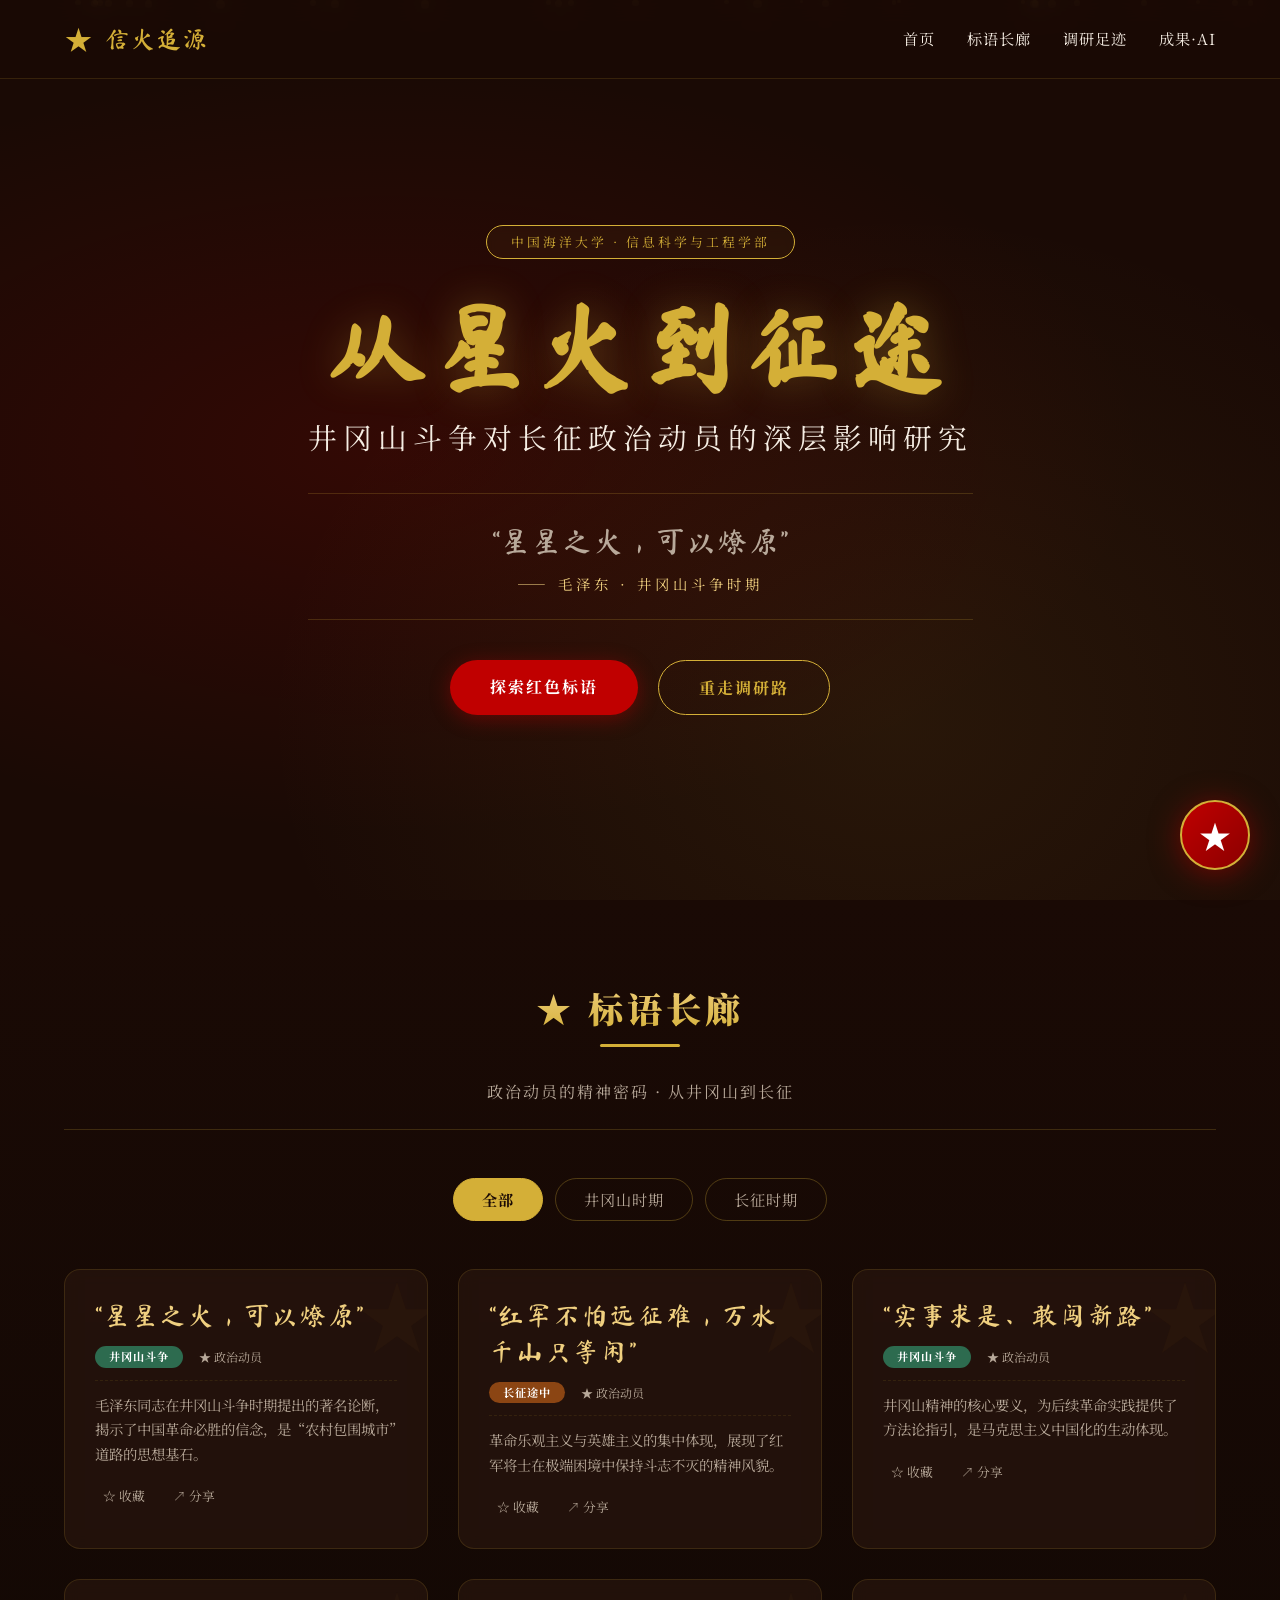
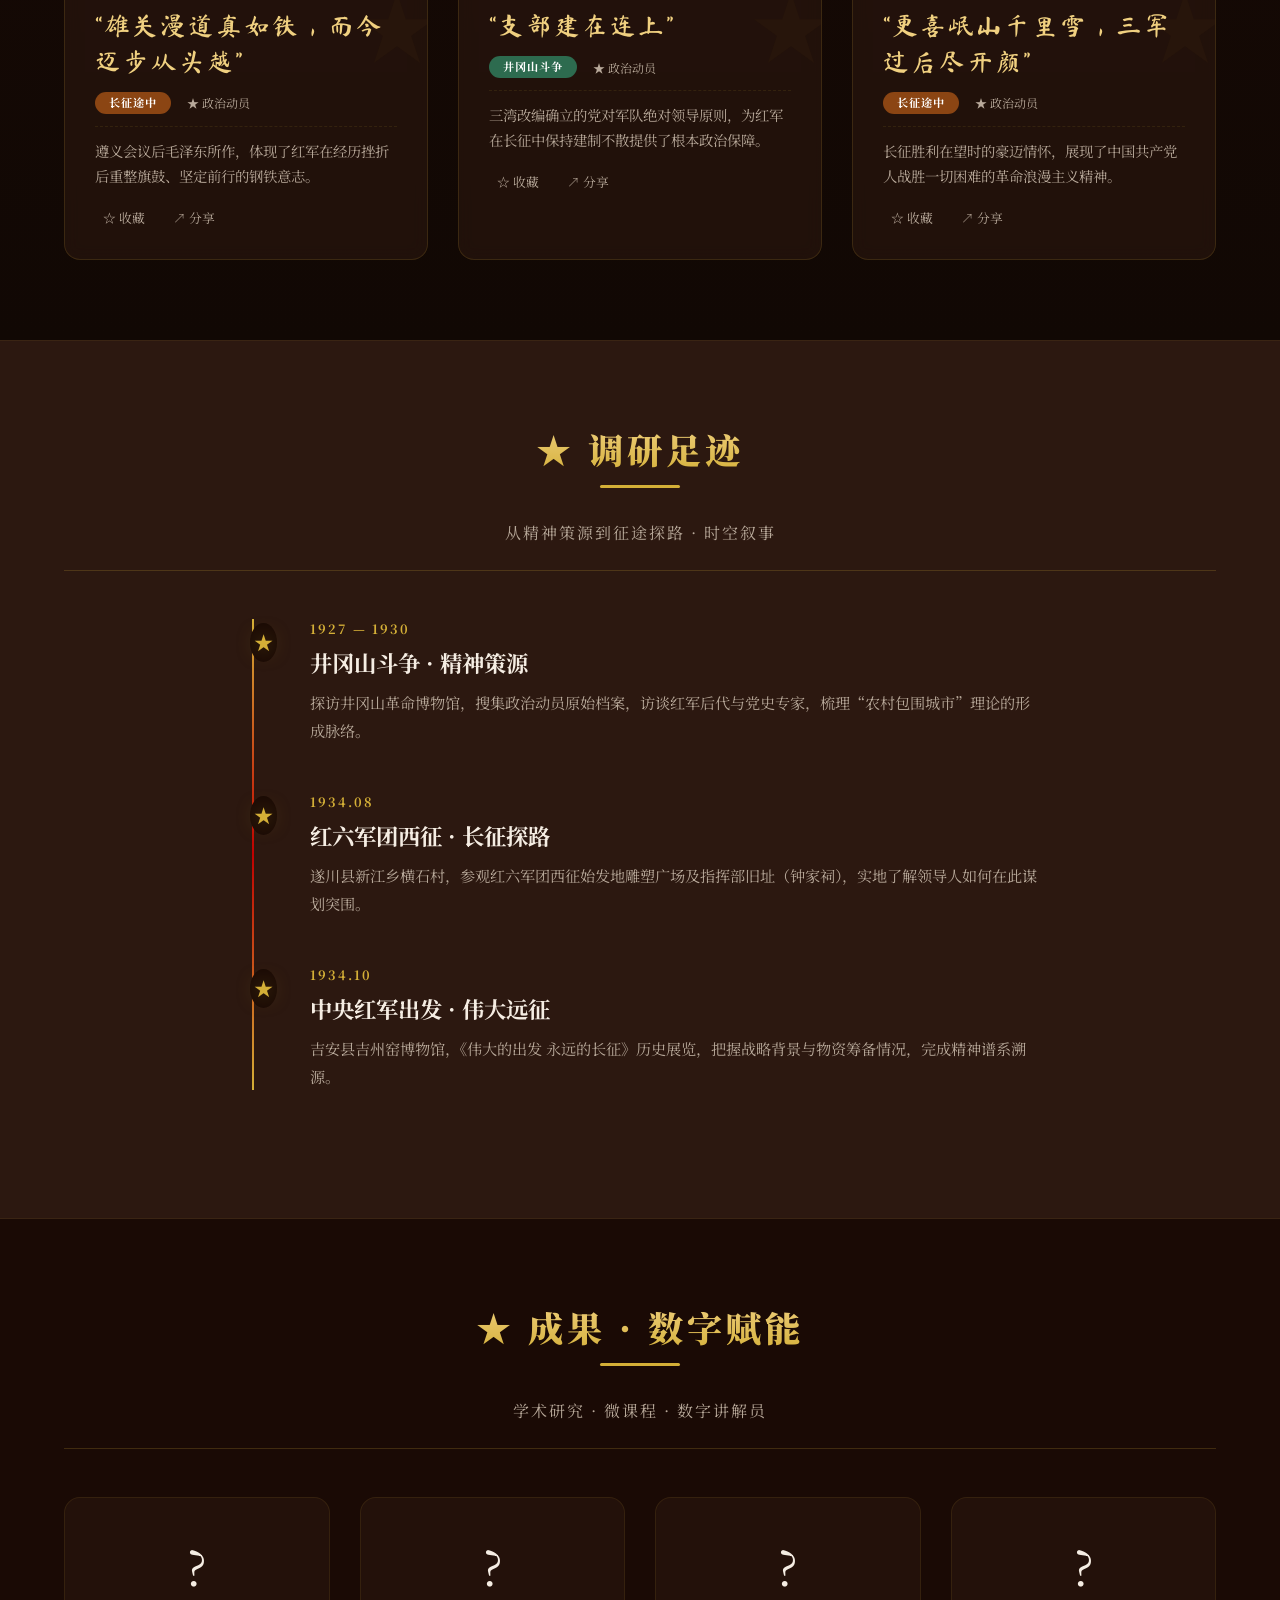
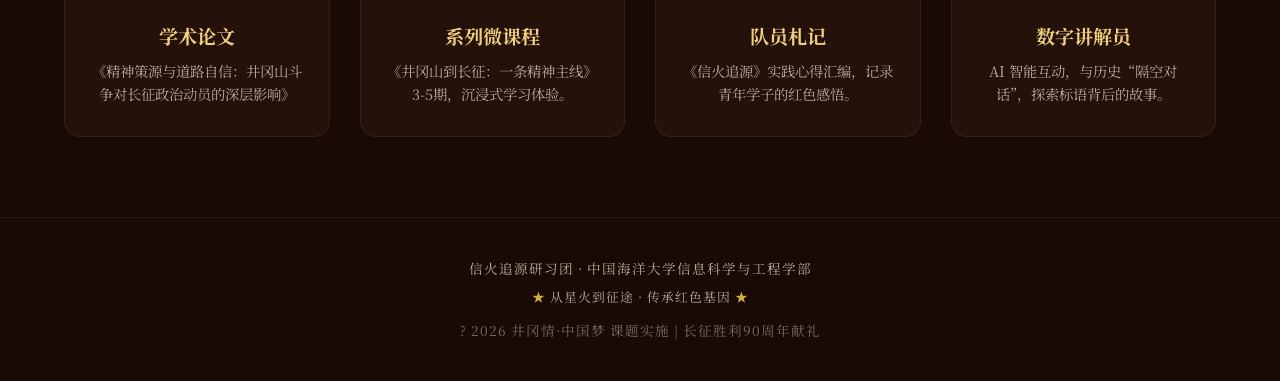
<file: xinhuo.html>
<!DOCTYPE html>
<html lang="zh-CN">
<head>
    <meta charset="UTF-8">
    <meta name="viewport" content="width=device-width, initial-scale=1.0, maximum-scale=1.0, user-scalable=yes">
    <title>信火追源 · 从星火到征途</title>
    <!-- 引入书法与衬线字体 -->
    <link href="https://fonts.googleapis.com/css2?family=Ma+Shan+Zheng&family=Noto+Serif+SC:wght@400;600;700;900&display=swap" rel="stylesheet">
    <style>
        /* ===== CSS 变量（主题色） ===== */
        :root {
            --red: #C00000;
            --red-dark: #8B0000;
            --gold: #D4AF37;
            --gold-light: #F0D080;
            --bg-dark: #1A0A05;
            --bg-card: #2C1810;
            --text-light: #F5EDE3;
            --text-muted: #B8A99A;
            --green-jinggang: #2D6B4F;
            --shadow-gold: 0 0 30px rgba(212, 175, 55, 0.15);
            --font-serif: 'Noto Serif SC', serif;
            --font-calligraphy: 'Ma Shan Zheng', cursive;
        }

        /* ===== 全局重置 ===== */
        * {
            margin: 0;
            padding: 0;
            box-sizing: border-box;
        }

        html {
            scroll-behavior: smooth;
        }

        body {
            background-color: var(--bg-dark);
            color: var(--text-light);
            font-family: var(--font-serif);
            line-height: 1.6;
            overflow-x: hidden;
        }

        /* ===== 滚动条 ===== */
        ::-webkit-scrollbar {
            width: 6px;
        }
        ::-webkit-scrollbar-track {
            background: var(--bg-dark);
        }
        ::-webkit-scrollbar-thumb {
            background: var(--gold);
            border-radius: 10px;
        }

        /* ===== 通用工具 ===== */
        .container {
            max-width: 1200px;
            margin: 0 auto;
            padding: 0 24px;
        }

        .section-title {
            font-size: 2.2rem;
            font-weight: 900;
            text-align: center;
            margin-bottom: 0.5rem;
            letter-spacing: 4px;
            background: linear-gradient(180deg, var(--gold-light) 0%, var(--gold) 100%);
            -webkit-background-clip: text;
            -webkit-text-fill-color: transparent;
            background-clip: text;
        }

        .section-sub {
            text-align: center;
            color: var(--text-muted);
            font-size: 1rem;
            letter-spacing: 2px;
            margin-bottom: 3rem;
            border-bottom: 1px solid rgba(212, 175, 55, 0.2);
            padding-bottom: 1.5rem;
        }

        .gold-underline {
            width: 80px;
            height: 3px;
            background: var(--gold);
            margin: 0.5rem auto 2rem;
            border-radius: 2px;
        }

        /* ===== 导航栏 ===== */
        .navbar {
            position: fixed;
            top: 0;
            left: 0;
            right: 0;
            z-index: 1000;
            padding: 16px 0;
            background: rgba(26, 10, 5, 0.85);
            backdrop-filter: blur(12px);
            border-bottom: 1px solid rgba(212, 175, 55, 0.15);
            transition: all 0.3s ease;
        }

        .navbar .container {
            display: flex;
            justify-content: space-between;
            align-items: center;
        }

        .nav-logo {
            display: flex;
            align-items: center;
            gap: 10px;
            font-family: var(--font-calligraphy);
            font-size: 1.5rem;
            color: var(--gold);
            letter-spacing: 2px;
        }

        .nav-logo .star {
            color: var(--gold);
            font-size: 1.8rem;
            animation: pulse-star 2s infinite alternate;
        }

        @keyframes pulse-star {
            0% { opacity: 0.6; transform: scale(0.9); }
            100% { opacity: 1; transform: scale(1.2); }
        }

        .nav-links {
            display: flex;
            gap: 2rem;
            list-style: none;
            font-size: 0.95rem;
        }

        .nav-links a {
            color: var(--text-light);
            text-decoration: none;
            transition: color 0.3s;
            position: relative;
            letter-spacing: 1px;
        }

        .nav-links a::after {
            content: '';
            position: absolute;
            bottom: -4px;
            left: 0;
            width: 0;
            height: 2px;
            background: var(--gold);
            transition: width 0.3s;
        }

        .nav-links a:hover {
            color: var(--gold);
        }

        .nav-links a:hover::after {
            width: 100%;
        }

        .nav-hamburger {
            display: none;
            flex-direction: column;
            gap: 5px;
            cursor: pointer;
            background: none;
            border: none;
            padding: 5px;
        }

        .nav-hamburger span {
            display: block;
            width: 28px;
            height: 2px;
            background: var(--gold);
            transition: 0.3s;
        }

        /* ===== Hero 区域 ===== */
        .hero {
            min-height: 100vh;
            display: flex;
            align-items: center;
            justify-content: center;
            text-align: center;
            position: relative;
            padding: 120px 24px 80px;
            background: 
                radial-gradient(ellipse at 30% 50%, rgba(192, 0, 0, 0.15) 0%, transparent 60%),
                radial-gradient(ellipse at 70% 80%, rgba(212, 175, 55, 0.08) 0%, transparent 50%),
                var(--bg-dark);
            overflow: hidden;
        }

        /* 星火粒子背景 */
        .hero-particles {
            position: absolute;
            top: 0;
            left: 0;
            width: 100%;
            height: 100%;
            pointer-events: none;
            overflow: hidden;
        }

        .particle {
            position: absolute;
            width: 6px;
            height: 6px;
            background: var(--gold);
            border-radius: 50%;
            opacity: 0.3;
            box-shadow: 0 0 15px var(--gold);
            animation: float-particle linear infinite;
        }

        @keyframes float-particle {
            0% { transform: translateY(100vh) scale(0); opacity: 0; }
            10% { opacity: 0.6; }
            90% { opacity: 0.6; }
            100% { transform: translateY(-10vh) scale(1); opacity: 0; }
        }

        .hero-content {
            position: relative;
            z-index: 2;
            max-width: 900px;
        }

        .hero-badge {
            display: inline-block;
            border: 1px solid var(--gold);
            color: var(--gold);
            padding: 6px 24px;
            border-radius: 30px;
            font-size: 0.8rem;
            letter-spacing: 3px;
            margin-bottom: 2rem;
            background: rgba(212, 175, 55, 0.05);
            backdrop-filter: blur(4px);
        }

        .hero-title {
            font-family: var(--font-calligraphy);
            font-size: clamp(3rem, 10vw, 6rem);
            color: var(--gold);
            text-shadow: 0 0 40px rgba(212, 175, 55, 0.3);
            margin-bottom: 0.5rem;
            line-height: 1.2;
            letter-spacing: 8px;
        }

        .hero-subtitle {
            font-size: clamp(1.2rem, 3vw, 1.8rem);
            font-weight: 400;
            color: var(--text-light);
            margin-bottom: 1rem;
            letter-spacing: 6px;
        }

        .hero-quote {
            font-family: var(--font-calligraphy);
            font-size: clamp(1.2rem, 2.5vw, 1.8rem);
            color: var(--text-muted);
            margin: 2rem 0 2.5rem;
            padding: 1.5rem 0;
            border-top: 1px solid rgba(212, 175, 55, 0.2);
            border-bottom: 1px solid rgba(212, 175, 55, 0.2);
            letter-spacing: 2px;
        }

        .hero-quote span {
            color: var(--gold-light);
            display: block;
            font-size: 0.9rem;
            margin-top: 8px;
            font-family: var(--font-serif);
            letter-spacing: 4px;
        }

        .hero-buttons {
            display: flex;
            gap: 1.2rem;
            justify-content: center;
            flex-wrap: wrap;
        }

        .btn {
            padding: 14px 40px;
            border: none;
            border-radius: 60px;
            font-family: var(--font-serif);
            font-size: 1rem;
            font-weight: 700;
            letter-spacing: 2px;
            cursor: pointer;
            transition: all 0.3s ease;
            text-decoration: none;
            display: inline-block;
        }

        .btn-primary {
            background: var(--red);
            color: #fff;
            box-shadow: 0 4px 20px rgba(192, 0, 0, 0.4);
        }

        .btn-primary:hover {
            transform: translateY(-3px);
            box-shadow: 0 8px 30px rgba(192, 0, 0, 0.6);
            background: #a00000;
        }

        .btn-outline {
            background: transparent;
            color: var(--gold);
            border: 1.5px solid var(--gold);
        }

        .btn-outline:hover {
            background: rgba(212, 175, 55, 0.1);
            transform: translateY(-3px);
            box-shadow: var(--shadow-gold);
        }

        /* ===== 标语长廊 ===== */
        .slogan-section {
            padding: 80px 0;
            background: linear-gradient(180deg, var(--bg-dark) 0%, #110804 100%);
        }

        .filter-tabs {
            display: flex;
            justify-content: center;
            gap: 12px;
            margin-bottom: 3rem;
            flex-wrap: wrap;
        }

        .filter-tab {
            padding: 10px 28px;
            border-radius: 40px;
            border: 1px solid rgba(212, 175, 55, 0.3);
            background: transparent;
            color: var(--text-muted);
            font-family: var(--font-serif);
            font-size: 0.95rem;
            cursor: pointer;
            transition: all 0.3s;
            letter-spacing: 1px;
        }

        .filter-tab:hover {
            border-color: var(--gold);
            color: var(--gold);
        }

        .filter-tab.active {
            background: var(--gold);
            color: var(--bg-dark);
            border-color: var(--gold);
            font-weight: 700;
        }

        .slogan-grid {
            display: grid;
            grid-template-columns: repeat(auto-fill, minmax(340px, 1fr));
            gap: 30px;
            margin-top: 20px;
        }

        .slogan-card {
            background: rgba(44, 24, 16, 0.6);
            backdrop-filter: blur(8px);
            border: 1px solid rgba(212, 175, 55, 0.15);
            border-radius: 16px;
            padding: 28px 30px;
            transition: all 0.4s cubic-bezier(0.25, 0.46, 0.45, 0.94);
            cursor: default;
            position: relative;
            overflow: hidden;
        }

        .slogan-card::before {
            content: '★';
            position: absolute;
            top: -20px;
            right: -10px;
            font-size: 80px;
            color: rgba(212, 175, 55, 0.03);
            pointer-events: none;
        }

        .slogan-card:hover {
            transform: translateY(-8px);
            border-color: var(--gold);
            box-shadow: var(--shadow-gold), inset 0 0 30px rgba(212, 175, 55, 0.02);
        }

        .slogan-text {
            font-family: var(--font-calligraphy);
            font-size: 1.6rem;
            color: var(--gold-light);
            margin-bottom: 12px;
            line-height: 1.4;
            letter-spacing: 2px;
        }

        .slogan-meta {
            display: flex;
            gap: 16px;
            flex-wrap: wrap;
            align-items: center;
            margin-bottom: 12px;
        }

        .slogan-period {
            display: inline-block;
            padding: 2px 14px;
            border-radius: 30px;
            font-size: 0.7rem;
            font-weight: 700;
            letter-spacing: 1px;
            background: var(--red);
            color: #fff;
        }

        .slogan-period.jinggang {
            background: var(--green-jinggang);
        }

        .slogan-period.changzheng {
            background: #8B4513;
        }

        .slogan-desc {
            color: var(--text-muted);
            font-size: 0.9rem;
            line-height: 1.7;
            border-top: 1px dashed rgba(212, 175, 55, 0.1);
            padding-top: 12px;
            margin-top: 6px;
        }

        .slogan-actions {
            margin-top: 16px;
            display: flex;
            gap: 12px;
        }

        .slogan-actions button {
            background: none;
            border: none;
            color: var(--text-muted);
            font-size: 0.8rem;
            cursor: pointer;
            transition: color 0.3s;
            font-family: var(--font-serif);
            padding: 4px 8px;
        }

        .slogan-actions button:hover {
            color: var(--gold);
        }

        /* ===== 调研足迹（时间轴） ===== */
        .footprint-section {
            padding: 80px 0;
            background: var(--bg-card);
            border-top: 1px solid rgba(212, 175, 55, 0.08);
            border-bottom: 1px solid rgba(212, 175, 55, 0.08);
        }

        .timeline {
            position: relative;
            padding-left: 40px;
            max-width: 800px;
            margin: 0 auto;
        }

        .timeline::before {
            content: '';
            position: absolute;
            left: 12px;
            top: 0;
            bottom: 0;
            width: 2px;
            background: linear-gradient(180deg, var(--gold), var(--red), var(--gold));
        }

        .timeline-item {
            position: relative;
            margin-bottom: 48px;
            padding-left: 30px;
        }

        .timeline-item::before {
            content: '★';
            position: absolute;
            left: -30px;
            top: 4px;
            color: var(--gold);
            font-size: 1.2rem;
            background: var(--bg-dark);
            padding: 4px;
            border-radius: 50%;
            text-shadow: 0 0 20px rgba(212, 175, 55, 0.5);
        }

        .timeline-item .date {
            font-size: 0.8rem;
            color: var(--gold);
            letter-spacing: 2px;
            font-weight: 700;
        }

        .timeline-item h3 {
            font-size: 1.4rem;
            margin: 6px 0 8px;
            color: var(--text-light);
        }

        .timeline-item p {
            color: var(--text-muted);
            font-size: 0.95rem;
            line-height: 1.8;
        }

        /* ===== 成果展示 / AI 入口 ===== */
        .result-section {
            padding: 80px 0;
            background: var(--bg-dark);
        }

        .result-grid {
            display: grid;
            grid-template-columns: repeat(auto-fit, minmax(250px, 1fr));
            gap: 30px;
            margin-top: 20px;
        }

        .result-card {
            background: rgba(44, 24, 16, 0.5);
            border-radius: 16px;
            padding: 30px 24px;
            text-align: center;
            border: 1px solid rgba(212, 175, 55, 0.1);
            transition: all 0.4s;
            cursor: pointer;
        }

        .result-card:hover {
            border-color: var(--gold);
            transform: scale(1.02);
            box-shadow: var(--shadow-gold);
        }

        .result-card .icon {
            font-size: 3rem;
            margin-bottom: 16px;
            display: block;
        }

        .result-card h4 {
            color: var(--gold-light);
            font-size: 1.2rem;
            margin-bottom: 8px;
        }

        .result-card p {
            color: var(--text-muted);
            font-size: 0.9rem;
        }

        /* ===== AI 数字讲解员浮窗 ===== */
        .ai-float {
            position: fixed;
            bottom: 30px;
            right: 30px;
            z-index: 999;
            display: flex;
            flex-direction: column;
            align-items: flex-end;
            gap: 12px;
        }

        .ai-toggle {
            width: 70px;
            height: 70px;
            border-radius: 50%;
            background: linear-gradient(135deg, var(--red), var(--red-dark));
            border: 2px solid var(--gold);
            box-shadow: 0 4px 30px rgba(192, 0, 0, 0.5);
            color: #fff;
            font-size: 2rem;
            cursor: pointer;
            transition: all 0.3s;
            display: flex;
            align-items: center;
            justify-content: center;
            font-family: var(--font-serif);
            animation: pulse-star 3s infinite alternate;
        }

        .ai-toggle:hover {
            transform: scale(1.1);
            box-shadow: 0 0 50px rgba(212, 175, 55, 0.3);
        }

        .ai-chat-window {
            width: 340px;
            max-width: 90vw;
            background: rgba(26, 10, 5, 0.95);
            backdrop-filter: blur(20px);
            border: 1px solid rgba(212, 175, 55, 0.3);
            border-radius: 20px;
            padding: 20px;
            display: none;
            flex-direction: column;
            gap: 14px;
            box-shadow: 0 20px 60px rgba(0,0,0,0.8);
        }

        .ai-chat-window.open {
            display: flex;
        }

        .ai-chat-header {
            display: flex;
            justify-content: space-between;
            align-items: center;
            color: var(--gold);
            font-weight: 700;
            border-bottom: 1px solid rgba(212, 175, 55, 0.2);
            padding-bottom: 10px;
        }

        .ai-chat-header button {
            background: none;
            border: none;
            color: var(--text-muted);
            font-size: 1.2rem;
            cursor: pointer;
        }

        .ai-chat-body {
            max-height: 200px;
            overflow-y: auto;
            color: var(--text-light);
            font-size: 0.9rem;
            line-height: 1.7;
        }

        .ai-chat-body .bot-msg {
            background: rgba(212, 175, 55, 0.08);
            padding: 10px 14px;
            border-radius: 12px;
            border-left: 3px solid var(--gold);
            margin-bottom: 10px;
        }

        .ai-chat-input {
            display: flex;
            gap: 10px;
            border-top: 1px solid rgba(212, 175, 55, 0.1);
            padding-top: 12px;
        }

        .ai-chat-input input {
            flex: 1;
            padding: 10px 16px;
            border-radius: 40px;
            border: 1px solid rgba(212, 175, 55, 0.2);
            background: rgba(255,255,255,0.05);
            color: #fff;
            font-family: var(--font-serif);
            outline: none;
        }

        .ai-chat-input input:focus {
            border-color: var(--gold);
        }

        .ai-chat-input button {
            padding: 10px 20px;
            background: var(--gold);
            border: none;
            border-radius: 40px;
            color: var(--bg-dark);
            font-weight: 700;
            cursor: pointer;
            font-family: var(--font-serif);
        }

        /* ===== 页脚 ===== */
        .footer {
            padding: 40px 0;
            border-top: 1px solid rgba(212, 175, 55, 0.08);
            text-align: center;
            color: var(--text-muted);
            font-size: 0.85rem;
            letter-spacing: 1px;
        }

        .footer .heart {
            color: var(--red);
        }

        .footer .gold-text {
            color: var(--gold);
        }

        /* ===== 响应式适配 ===== */
        @media (max-width: 768px) {
            .nav-links {
                display: none;
                flex-direction: column;
                position: absolute;
                top: 70px;
                left: 0;
                right: 0;
                background: rgba(26, 10, 5, 0.98);
                padding: 24px;
                gap: 1.5rem;
                border-bottom: 1px solid rgba(212, 175, 55, 0.1);
            }
            .nav-links.open {
                display: flex;
            }
            .nav-hamburger {
                display: flex;
            }

            .hero-title {
                font-size: 3.2rem;
            }

            .slogan-grid {
                grid-template-columns: 1fr;
            }

            .timeline {
                padding-left: 20px;
            }
            .timeline-item {
                padding-left: 20px;
            }
            .timeline-item::before {
                left: -20px;
            }

            .ai-chat-window {
                width: 85vw;
                right: 0;
                bottom: 80px;
            }
            .ai-float {
                right: 16px;
                bottom: 16px;
            }
            .ai-toggle {
                width: 60px;
                height: 60px;
                font-size: 1.6rem;
            }
        }

        @media (min-width: 769px) {
            .nav-links {
                display: flex !important;
            }
        }
    </style>
</head>
<body>

<!-- ===== 导航栏 ===== -->
<nav class="navbar" id="navbar">
    <div class="container">
        <div class="nav-logo">
            <span class="star">★</span> 
            信火追源
        </div>
        <ul class="nav-links" id="navLinks">
            <li><a href="#hero">首页</a></li>
            <li><a href="#slogan">标语长廊</a></li>
            <li><a href="#footprint">调研足迹</a></li>
            <li><a href="#result">成果·AI</a></li>
        </ul>
        <button class="nav-hamburger" id="hamburger" aria-label="菜单">
            <span></span><span></span><span></span>
        </button>
    </div>
</nav>

<!-- ===== HERO ===== -->
<section class="hero" id="hero">
    <div class="hero-particles" id="particles"></div>
    <div class="hero-content">
        <div class="hero-badge">中国海洋大学 · 信息科学与工程学部</div>
        <h1 class="hero-title">从星火到征途</h1>
        <p class="hero-subtitle">井冈山斗争对长征政治动员的深层影响研究</p>
        <div class="hero-quote">
            “星星之火，可以燎原”
            <span>—— 毛泽东 · 井冈山斗争时期</span>
        </div>
        <div class="hero-buttons">
            <a href="#slogan" class="btn btn-primary">探索红色标语</a>
            <a href="#footprint" class="btn btn-outline">重走调研路</a>
        </div>
    </div>
</section>

<!-- ===== 标语长廊 ===== -->
<section class="slogan-section" id="slogan">
    <div class="container">
        <h2 class="section-title">★ 标语长廊</h2>
        <div class="gold-underline"></div>
        <p class="section-sub">政治动员的精神密码 · 从井冈山到长征</p>

        <div class="filter-tabs" id="filterTabs">
            <button class="filter-tab active" data-filter="all">全部</button>
            <button class="filter-tab" data-filter="jinggang">井冈山时期</button>
            <button class="filter-tab" data-filter="changzheng">长征时期</button>
        </div>

        <div class="slogan-grid" id="sloganGrid">
            <!-- 由 JS 动态渲染 -->
        </div>
    </div>
</section>

<!-- ===== 调研足迹 ===== -->
<section class="footprint-section" id="footprint">
    <div class="container">
        <h2 class="section-title">★ 调研足迹</h2>
        <div class="gold-underline"></div>
        <p class="section-sub">从精神策源到征途探路 · 时空叙事</p>

        <div class="timeline">
            <div class="timeline-item">
                <div class="date">1927 — 1930</div>
                <h3>井冈山斗争 · 精神策源</h3>
                <p>探访井冈山革命博物馆，搜集政治动员原始档案，访谈红军后代与党史专家，梳理“农村包围城市”理论的形成脉络。</p>
            </div>
            <div class="timeline-item">
                <div class="date">1934.08</div>
                <h3>红六军团西征 · 长征探路</h3>
                <p>遂川县新江乡横石村，参观红六军团西征始发地雕塑广场及指挥部旧址（钟家祠），实地了解领导人如何在此谋划突围。</p>
            </div>
            <div class="timeline-item">
                <div class="date">1934.10</div>
                <h3>中央红军出发 · 伟大远征</h3>
                <p>吉安县吉州窑博物馆，《伟大的出发 永远的长征》历史展览，把握战略背景与物资筹备情况，完成精神谱系溯源。</p>
            </div>
        </div>
    </div>
</section>

<!-- ===== 成果展示 + AI入口 ===== -->
<section class="result-section" id="result">
    <div class="container">
        <h2 class="section-title">★ 成果 · 数字赋能</h2>
        <div class="gold-underline"></div>
        <p class="section-sub">学术研究 · 微课程 · 数字讲解员</p>

        <div class="result-grid">
            <div class="result-card">
                <span class="icon">?</span>
                <h4>学术论文</h4>
                <p>《精神策源与道路自信：井冈山斗争对长征政治动员的深层影响》</p>
            </div>
            <div class="result-card">
                <span class="icon">?</span>
                <h4>系列微课程</h4>
                <p>《井冈山到长征：一条精神主线》3-5期，沉浸式学习体验。</p>
            </div>
            <div class="result-card">
                <span class="icon">?</span>
                <h4>队员札记</h4>
                <p>《信火追源》实践心得汇编，记录青年学子的红色感悟。</p>
            </div>
            <div class="result-card" id="aiDemoTrigger">
                <span class="icon">?</span>
                <h4>数字讲解员</h4>
                <p>AI 智能互动，与历史“隔空对话”，探索标语背后的故事。</p>
            </div>
        </div>
    </div>
</section>

<!-- ===== 页脚 ===== -->
<footer class="footer">
    <div class="container">
        <p>信火追源研习团 · 中国海洋大学信息科学与工程学部</p>
        <p style="margin-top:8px; font-size:0.8rem;">
            <span class="gold-text">★</span> 从星火到征途 · 传承红色基因 <span class="gold-text">★</span>
        </p>
        <p style="margin-top:12px; opacity:0.6;">
            ? 2026 井冈情·中国梦 课题实施 | 长征胜利90周年献礼
        </p>
    </div>
</footer>

<!-- ===== AI 浮窗 ===== -->
<div class="ai-float">
    <div class="ai-chat-window" id="aiChatWindow">
        <div class="ai-chat-header">
            <span>? 数字讲解员</span>
            <button id="closeAiChat">?</button>
        </div>
        <div class="ai-chat-body" id="aiChatBody">
            <div class="bot-msg">
                ★ 您好！我是“信火追源”数字讲解员。<br>
                井冈山的星星之火，如何照亮长征的征途？欢迎向我提问。
            </div>
        </div>
        <div class="ai-chat-input">
            <input type="text" id="aiChatInput" placeholder="输入您的问题..." />
            <button id="aiSendBtn">发送</button>
        </div>
    </div>
    <button class="ai-toggle" id="aiToggle">★</button>
</div>

<script>
    // ============================================================
    // 1. 标语数据集
    // ============================================================
    const sloganData = [
        {
            id: 1,
            text: '星星之火，可以燎原',
            period: 'jinggang',
            periodLabel: '井冈山斗争',
            desc: '毛泽东同志在井冈山斗争时期提出的著名论断，揭示了中国革命必胜的信念，是“农村包围城市”道路的思想基石。'
        },
        {
            id: 2,
            text: '红军不怕远征难，万水千山只等闲',
            period: 'changzheng',
            periodLabel: '长征途中',
            desc: '革命乐观主义与英雄主义的集中体现，展现了红军将士在极端困境中保持斗志不灭的精神风貌。'
        },
        {
            id: 3,
            text: '实事求是、敢闯新路',
            period: 'jinggang',
            periodLabel: '井冈山斗争',
            desc: '井冈山精神的核心要义，为后续革命实践提供了方法论指引，是马克思主义中国化的生动体现。'
        },
        {
            id: 4,
            text: '雄关漫道真如铁，而今迈步从头越',
            period: 'changzheng',
            periodLabel: '长征途中',
            desc: '遵义会议后毛泽东所作，体现了红军在经历挫折后重整旗鼓、坚定前行的钢铁意志。'
        },
        {
            id: 5,
            text: '支部建在连上',
            period: 'jinggang',
            periodLabel: '井冈山斗争',
            desc: '三湾改编确立的党对军队绝对领导原则，为红军在长征中保持建制不散提供了根本政治保障。'
        },
        {
            id: 6,
            text: '更喜岷山千里雪，三军过后尽开颜',
            period: 'changzheng',
            periodLabel: '长征途中',
            desc: '长征胜利在望时的豪迈情怀，展现了中国共产党人战胜一切困难的革命浪漫主义精神。'
        }
    ];

    // ============================================================
    // 2. 渲染标语
    // ============================================================
    const grid = document.getElementById('sloganGrid');
    const filterTabs = document.querySelectorAll('.filter-tab');

    function renderSlogans(filter = 'all') {
        const filtered = filter === 'all' 
            ? sloganData 
            : sloganData.filter(s => s.period === filter);

        if (filtered.length === 0) {
            grid.innerHTML = `<div style="grid-column:1/-1; text-align:center; color:var(--text-muted); padding:40px;">暂无该时期的标语，请切换筛选</div>`;
            return;
        }

        grid.innerHTML = filtered.map(s => `
            <div class="slogan-card" data-id="${s.id}">
                <div class="slogan-text">“${s.text}”</div>
                <div class="slogan-meta">
                    <span class="slogan-period ${s.period}">${s.periodLabel}</span>
                    <span style="color:var(--text-muted); font-size:0.75rem;">★ 政治动员</span>
                </div>
                <div class="slogan-desc">${s.desc}</div>
                <div class="slogan-actions">
                    <button onclick="alert('已收藏：${s.text}')">☆ 收藏</button>
                    <button onclick="alert('分享：${s.text}')">↗ 分享</button>
                </div>
            </div>
        `).join('');
    }

    // 筛选切换
    filterTabs.forEach(tab => {
        tab.addEventListener('click', function() {
            filterTabs.forEach(t => t.classList.remove('active'));
            this.classList.add('active');
            const filter = this.dataset.filter;
            renderSlogans(filter);
        });
    });

    // 初始渲染
    renderSlogans('all');

    // ============================================================
    // 3. 粒子背景
    // ============================================================
    function createParticles() {
        const container = document.getElementById('particles');
        for (let i = 0; i < 30; i++) {
            const p = document.createElement('div');
            p.className = 'particle';
            p.style.left = Math.random() * 100 + '%';
            p.style.width = p.style.height = (Math.random() * 6 + 3) + 'px';
            p.style.animationDuration = (Math.random() * 20 + 15) + 's';
            p.style.animationDelay = (Math.random() * 20) + 's';
            container.appendChild(p);
        }
    }
    createParticles();

    // ============================================================
    // 4. 移动端汉堡菜单
    // ============================================================
    const hamburger = document.getElementById('hamburger');
    const navLinks = document.getElementById('navLinks');
    hamburger.addEventListener('click', () => {
        navLinks.classList.toggle('open');
    });
    // 点击链接后关闭
    navLinks.querySelectorAll('a').forEach(link => {
        link.addEventListener('click', () => navLinks.classList.remove('open'));
    });

    // ============================================================
    // 5. AI 数字讲解员交互
    // ============================================================
    const aiToggle = document.getElementById('aiToggle');
    const aiChatWindow = document.getElementById('aiChatWindow');
    const closeAi = document.getElementById('closeAiChat');
    const aiSendBtn = document.getElementById('aiSendBtn');
    const aiInput = document.getElementById('aiChatInput');
    const aiBody = document.getElementById('aiChatBody');

    function toggleAi() {
        aiChatWindow.classList.toggle('open');
    }

    aiToggle.addEventListener('click', toggleAi);
    closeAi.addEventListener('click', toggleAi);

    // 点击成果卡片中的AI入口也打开
    document.getElementById('aiDemoTrigger').addEventListener('click', () => {
        if (!aiChatWindow.classList.contains('open')) {
            toggleAi();
        }
    });

    function sendAiMessage() {
        const msg = aiInput.value.trim();
        if (!msg) return;
        // 用户消息
        const userDiv = document.createElement('div');
        userDiv.style.textAlign = 'right';
        userDiv.style.marginBottom = '10px';
        userDiv.style.color = 'var(--gold-light)';
        userDiv.textContent = '? ' + msg;
        aiBody.appendChild(userDiv);

        // 模拟机器人回复
        const botDiv = document.createElement('div');
        botDiv.className = 'bot-msg';
        const replies = [
            '★ 井冈山的政治动员实践，为长征储备了宝贵的组织经验和群众基础。',
            '★ “支部建在连上”确保了红军在长征极端困难条件下依然保持凝聚力。',
            '★ 井冈山时期的土地革命政策，为长征途中赢得群众支持提供了范本。',
            '★ 实事求是、敢闯新路的精神，始终贯穿于从井冈山到长征的全过程。'
        ];
        const randomReply = replies[Math.floor(Math.random() * replies.length)];
        botDiv.textContent = '? ' + randomReply;
        aiBody.appendChild(botDiv);

        aiBody.scrollTop = aiBody.scrollHeight;
        aiInput.value = '';
    }

    aiSendBtn.addEventListener('click', sendAiMessage);
    aiInput.addEventListener('keypress', (e) => {
        if (e.key === 'Enter') sendAiMessage();
    });

    // ============================================================
    // 6. 平滑滚动与导航高亮（简单处理）
    // ============================================================
    document.querySelectorAll('a[href^="#"]').forEach(anchor => {
        anchor.addEventListener('click', function(e) {
            const href = this.getAttribute('href');
            if (href === "#") return;
            const target = document.querySelector(href);
            if (target) {
                e.preventDefault();
                target.scrollIntoView({ behavior: 'smooth' });
            }
        });
    });

    console.log('★ 信火追源 · 从星火到征途 UI 已启动 ★');
</script>
</body>
</html>
</file>
